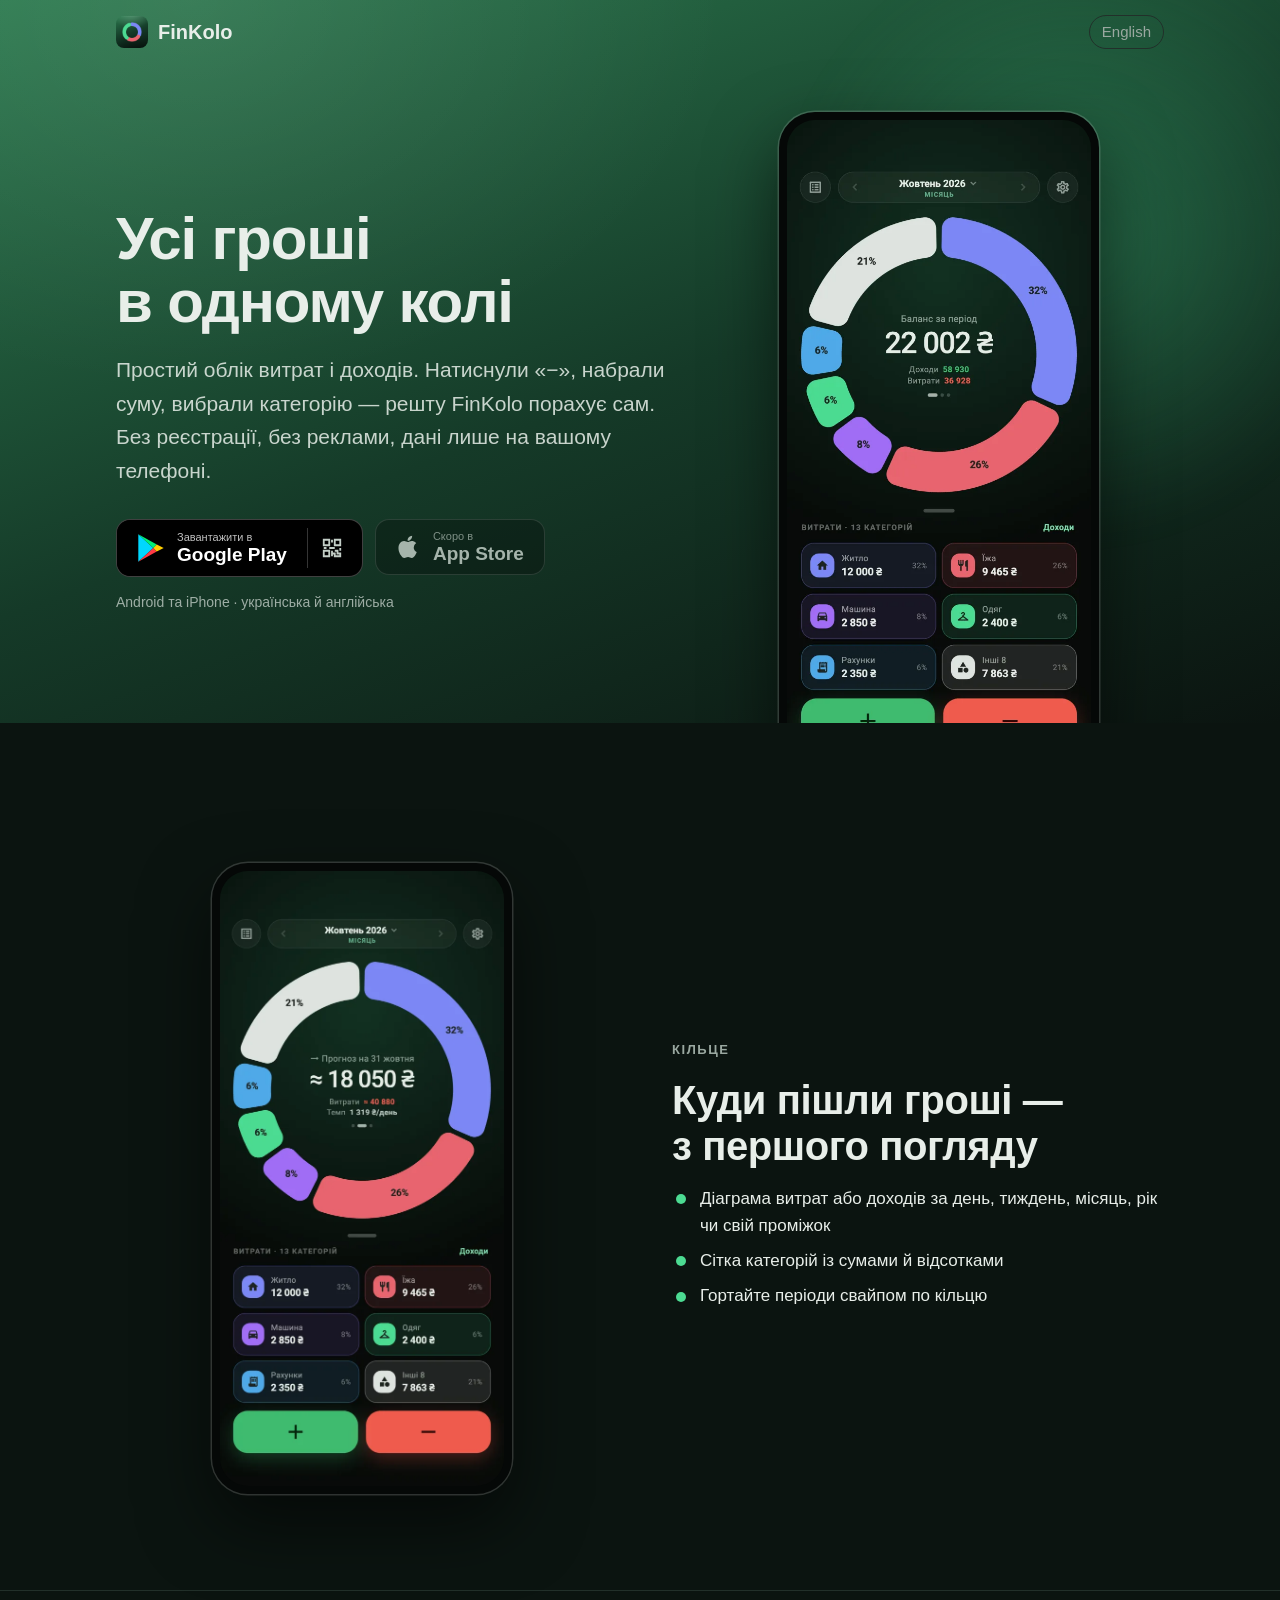
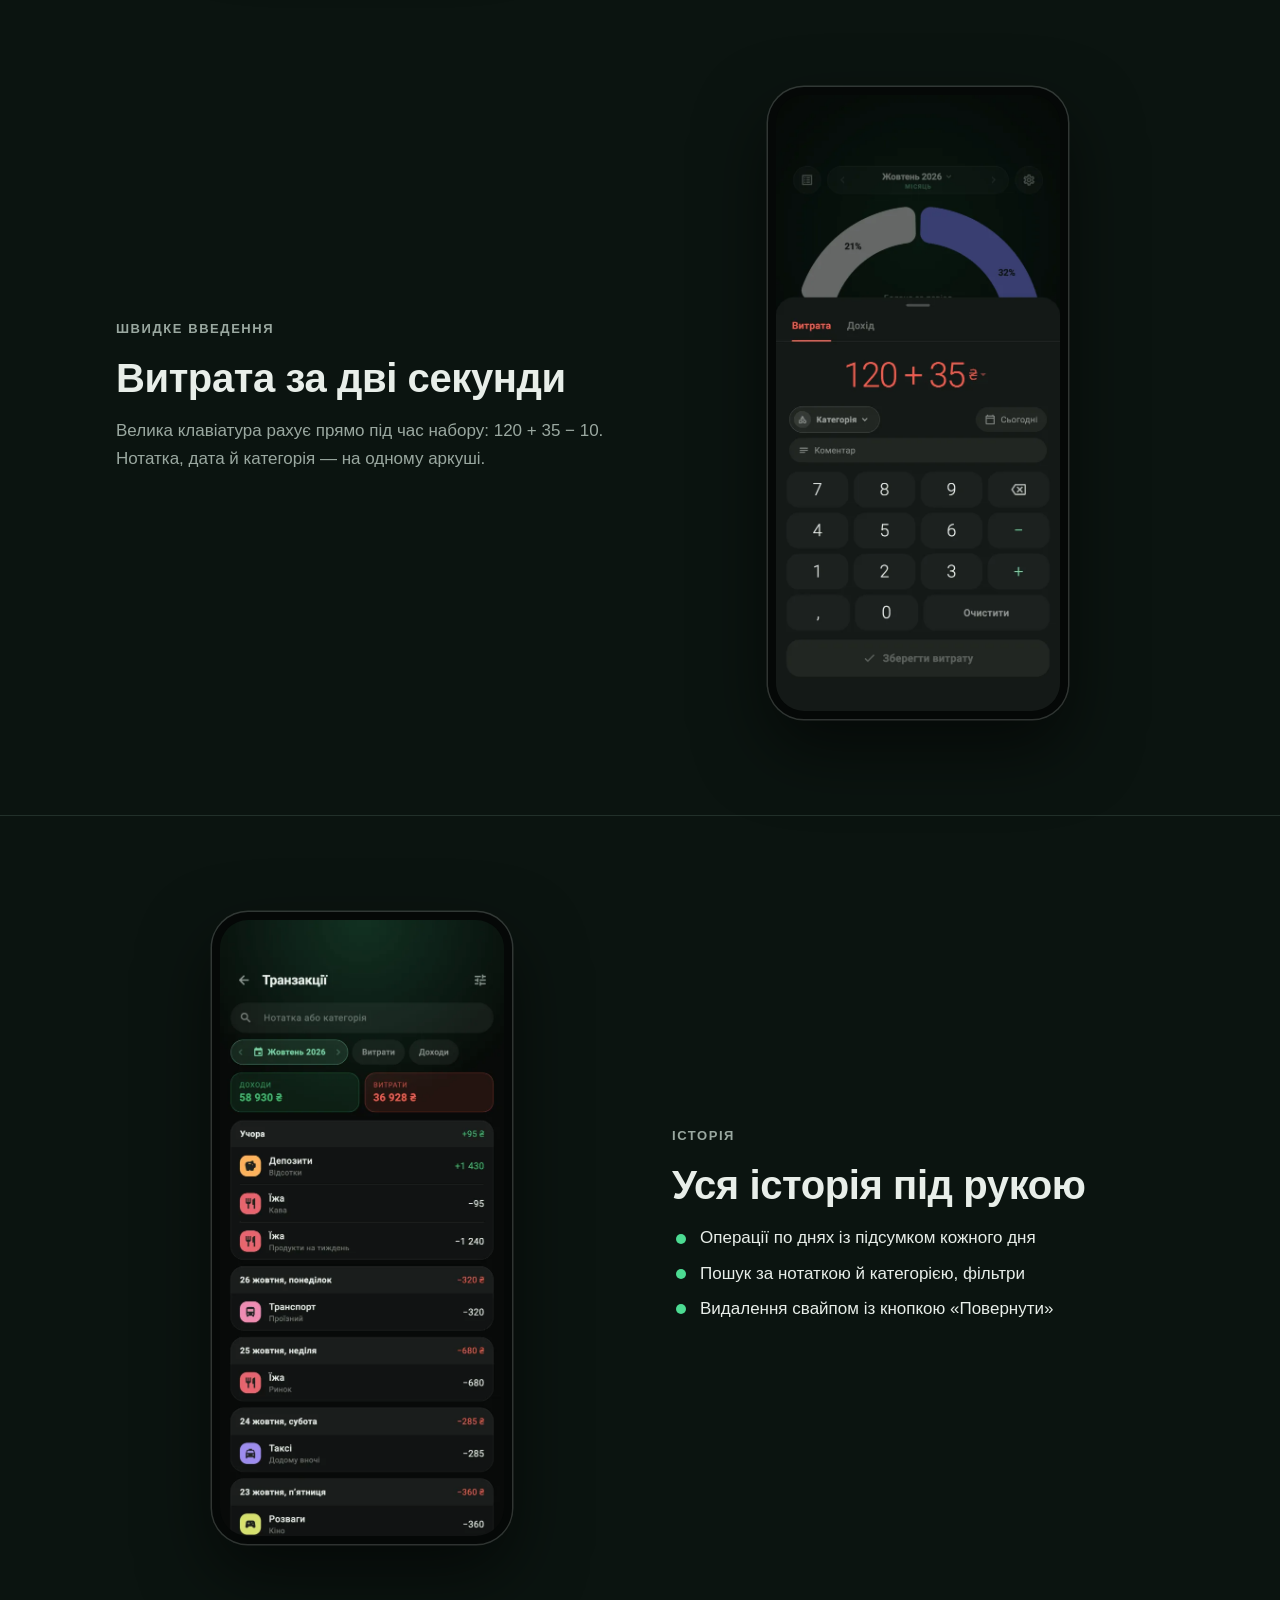
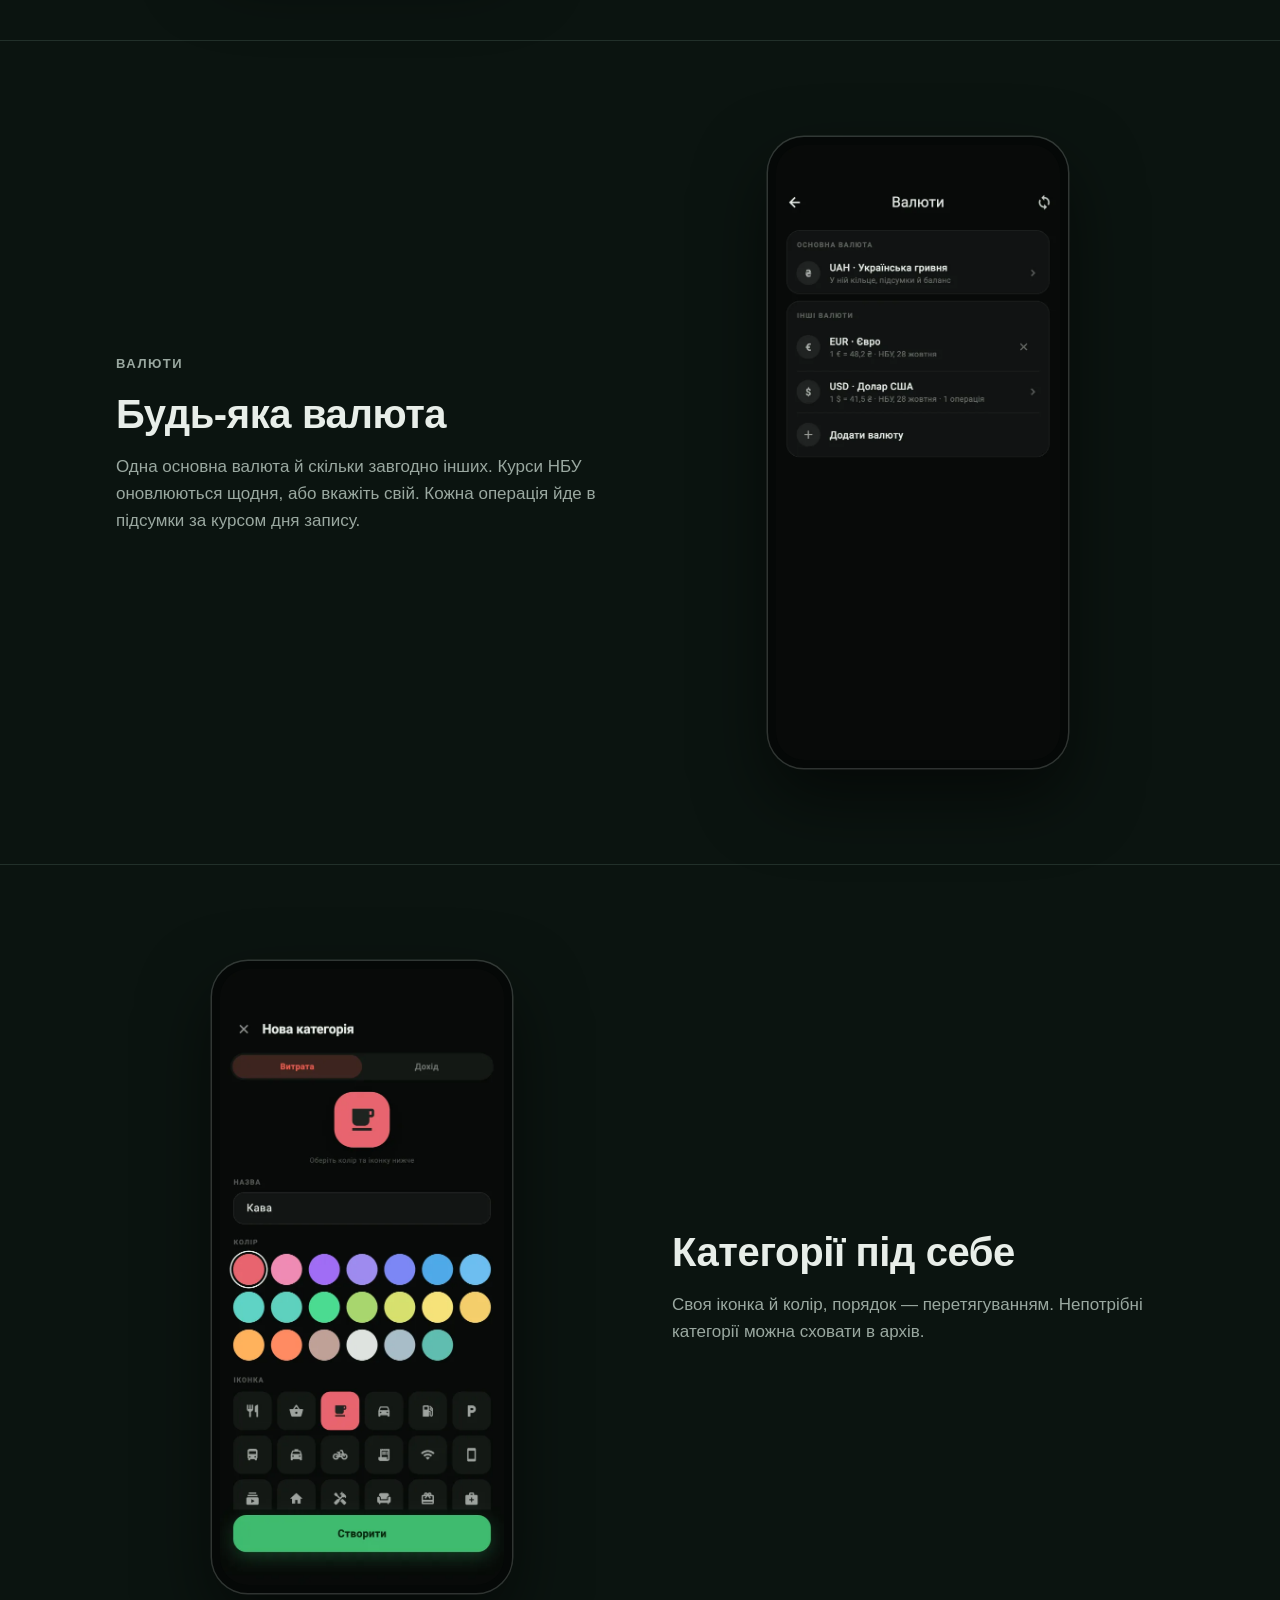
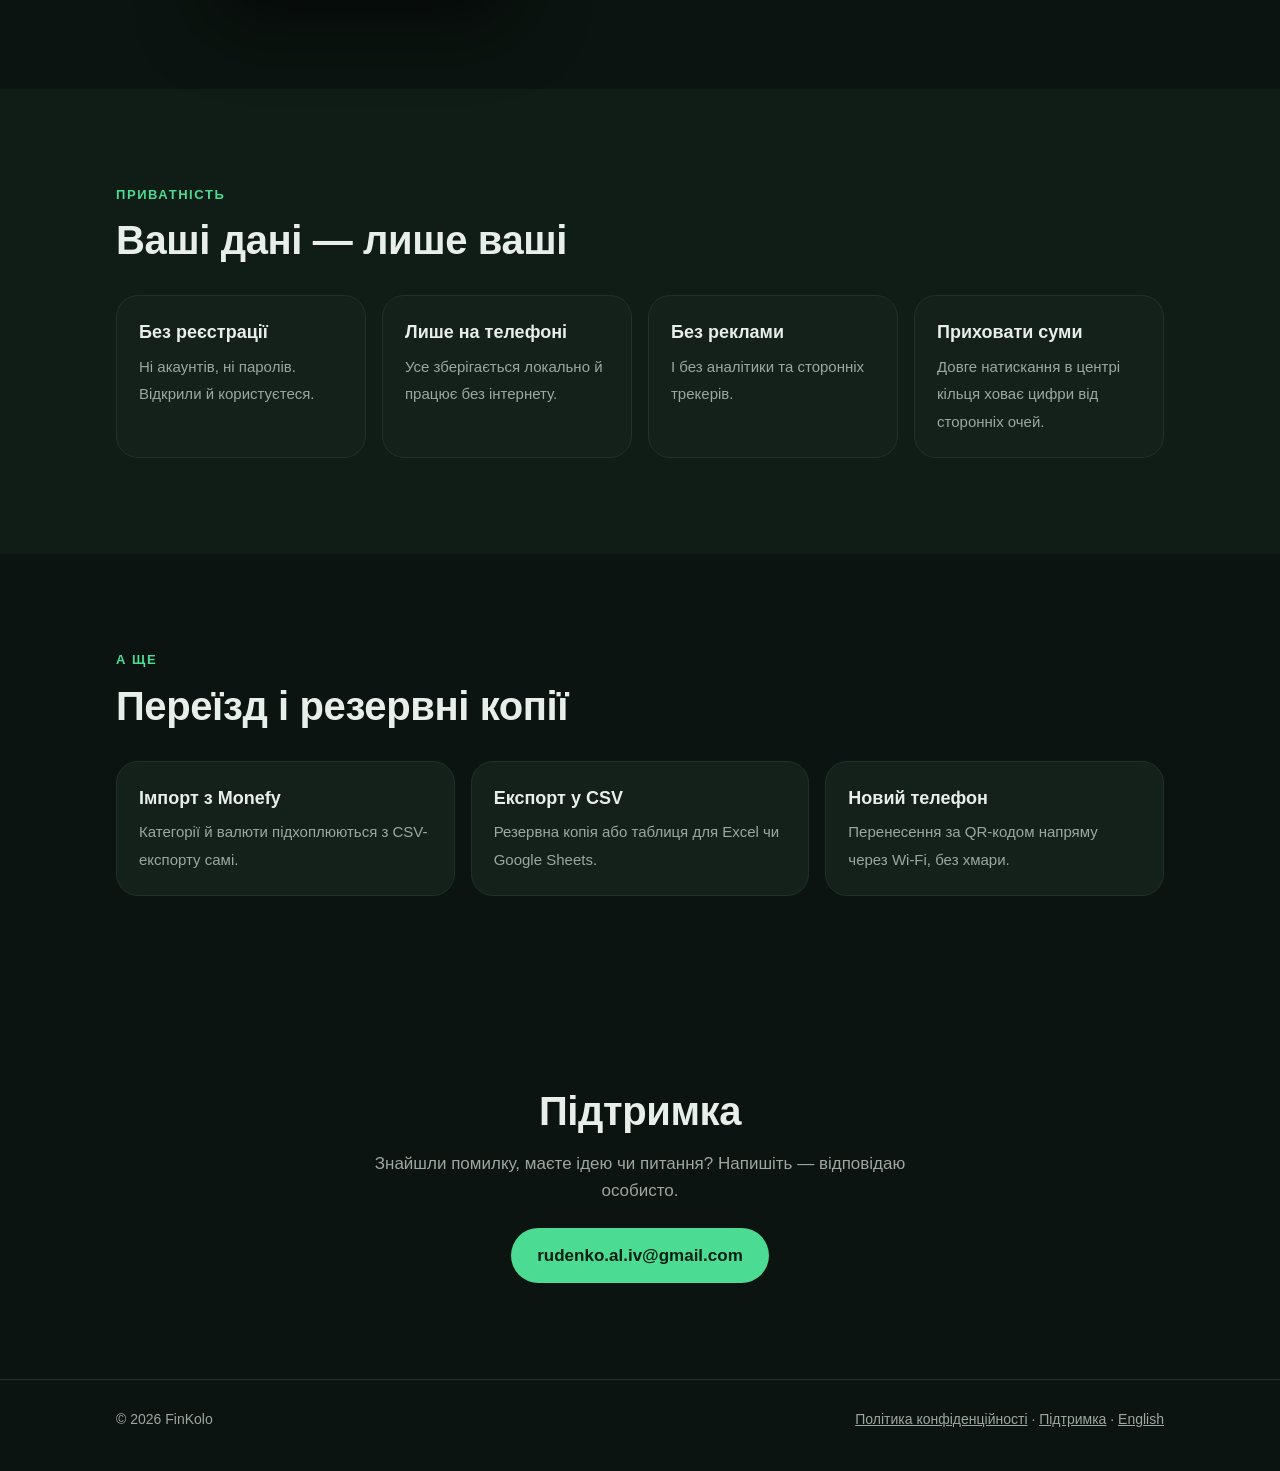
<file: index.html>
<!doctype html>
<html lang="uk">

<head>
  <meta charset="utf-8">
  <meta name="viewport" content="width=device-width, initial-scale=1">
  <title>FinKolo — облік витрат без реєстрації</title>
  <meta name="description"
    content="Усі гроші в одному колі. Простий облік витрат і доходів для Android та iOS: без реєстрації, без реклами, дані лише на вашому телефоні.">
  <meta name="theme-color" content="#153a28">
  <link rel="icon" href="assets/favicon.png">
  <link rel="apple-touch-icon" href="assets/icon.png">
  <link rel="alternate" hreflang="uk" href="./">
  <link rel="alternate" hreflang="en" href="en/">
  <meta property="og:type" content="website">
  <meta property="og:title" content="FinKolo — облік витрат">
  <meta property="og:description" content="Усі гроші в одному колі. Без реєстрації, дані лише на вашому телефоні.">
  <meta property="og:image" content="assets/og_uk.jpg">
  <meta name="twitter:card" content="summary_large_image">
  <link rel="stylesheet" href="assets/style.css">
  <script>document.documentElement.classList.add('js')</script>
  <script src="assets/site.js" defer></script>
</head>

<body>

  <header class="top">
    <div class="wrap">
      <a class="logo" href="./"><img src="assets/icon.png" alt="">FinKolo</a>
      <a class="lang" href="en/" hreflang="en" lang="en">English</a>
    </div>
  </header>

  <div class="hero">
    <div class="wrap">
      <div>
        <h1>Усі гроші в&nbsp;одному колі</h1>
        <p class="lead">Простий облік витрат і доходів. Натиснули «−», набрали суму, вибрали категорію — решту FinKolo
          порахує сам. Без реєстрації, без реклами, дані лише на вашому телефоні.</p>
        <div class="stores">
          <div class="play-group">
            <a class="store store-play" href="https://play.google.com/store/apps/details?id=com.st18apps.finkolo"><img src="assets/google-play.svg" width="28" height="30" alt=""><span><small>Завантажити в</small><b>Google Play</b></span></a>
            <button class="qr-trigger" type="button" popovertarget="google-play-qr" aria-label="Показати QR-код Google Play" title="Показати QR-код Google Play"><svg width="22" height="22" viewBox="0 0 24 24" fill="none" stroke="currentColor" stroke-width="2" aria-hidden="true" focusable="false"><path d="M3 3h6v6H3zM15 3h6v6h-6zM3 15h6v6H3z"/><path d="M15 15h3v3h3v3h-6v-3h-3v-3M21 12v3M12 3v3M3 12h3M9 12h6M12 21v-3"/></svg></button>
          </div>
          <span class="store store-apple" aria-disabled="true"><svg width="25" height="30" viewBox="0 0 24 24" fill="currentColor" aria-hidden="true" focusable="false"><path d="M17.05 12.54c.03 3.23 2.83 4.3 2.86 4.31-.02.08-.45 1.54-1.48 3.05-.9 1.3-1.83 2.6-3.3 2.63-1.44.03-1.9-.85-3.55-.85s-2.16.82-3.53.88c-1.42.05-2.5-1.42-3.4-2.72C2.8 17.17 1.4 12.3 3.3 9c.94-1.64 2.63-2.68 4.47-2.71 1.4-.03 2.72.94 3.57.94.85 0 2.45-1.16 4.13-.99.7.03 2.66.28 3.92 2.12-.1.06-2.34 1.36-2.32 4.18ZM14.34 4.48c.75-.9 1.26-2.15 1.12-3.4-1.08.04-2.4.72-3.17 1.62-.7.8-1.32 2.08-1.15 3.3 1.2.1 2.43-.61 3.2-1.52Z"/></svg><span><small>Скоро в</small><b>App Store</b></span></span>
        </div>
        <div class="qr-panel" id="google-play-qr" popover="auto" role="dialog" aria-labelledby="qr-title">
          <button class="qr-close" type="button" popovertarget="google-play-qr" popovertargetaction="hide" aria-label="Закрити">×</button>
            <strong id="qr-title">Завантажити FinKolo</strong>
            <img src="assets/google-play-qr.svg" width="240" height="240" alt="QR-код: Google Play — FinKolo">
            <p>Відскануйте камерою Android-телефона, щоб відкрити Google Play.</p>
            <a href="https://play.google.com/store/apps/details?id=com.st18apps.finkolo">Google Play</a>

        </div>
        <p class="note">Android та iPhone · українська й англійська</p>
      </div>
      <div class="phone"><img src="assets/shots/uk/01_home.webp" width="600" height="1301"
          alt="Головний екран: кільце витрат за жовтень і сітка категорій"></div>
    </div>
  </div>

  <section class="feature">
    <div class="wrap">
      <div class="text">
        <p class="eyebrow">Кільце</p>
        <h2>Куди пішли гроші — з першого погляду</h2>
        <ul class="ticks">
          <li>Діаграма витрат або доходів за день, тиждень, місяць, рік чи свій проміжок</li>
          <li>Сітка категорій із сумами й відсотками</li>
          <li>Гортайте періоди свайпом по кільцю</li>
        </ul>
      </div>
      <div class="phone"><img src="assets/shots/uk/03_forecast.webp" width="600" height="1301"
          alt="Прогноз балансу до кінця місяця в центрі кільця" loading="lazy"></div>
    </div>
  </section>

  <section class="feature">
    <div class="wrap">
      <div class="text">
        <p class="eyebrow">Швидке введення</p>
        <h2>Витрата за дві секунди</h2>
        <p>Велика клавіатура рахує прямо під час набору: 120 + 35 − 10. Нотатка, дата й категорія — на одному аркуші.
        </p>
      </div>
      <div class="phone"><img src="assets/shots/uk/02_entry.webp" width="600" height="1301"
          alt="Екран введення суми з калькулятором" loading="lazy"></div>
    </div>
  </section>

  <section class="feature">
    <div class="wrap">
      <div class="text">
        <p class="eyebrow">Історія</p>
        <h2>Уся історія під рукою</h2>
        <ul class="ticks">
          <li>Операції по днях із підсумком кожного дня</li>
          <li>Пошук за нотаткою й категорією, фільтри</li>
          <li>Видалення свайпом із кнопкою «Повернути»</li>
        </ul>
      </div>
      <div class="phone"><img src="assets/shots/uk/04_transactions.webp" width="600" height="1301"
          alt="Список операцій, згрупованих по днях" loading="lazy"></div>
    </div>
  </section>

  <section class="feature">
    <div class="wrap">
      <div class="text">
        <p class="eyebrow">Валюти</p>
        <h2>Будь-яка валюта</h2>
        <p>Одна основна валюта й скільки завгодно інших. Курси НБУ оновлюються щодня, або вкажіть свій. Кожна операція
          йде в підсумки за курсом дня запису.</p>
      </div>
      <div class="phone"><img src="assets/shots/uk/06_currencies.webp" width="600" height="1301"
          alt="Список валют із курсами НБУ" loading="lazy"></div>
    </div>
  </section>

  <section class="feature">
    <div class="wrap">
      <div class="text">
        <p class="eyebrow">Категорії</p>
        <h2>Категорії під себе</h2>
        <p>Своя іконка й колір, порядок — перетягуванням. Непотрібні категорії можна сховати в архів.</p>
      </div>
      <div class="phone"><img src="assets/shots/uk/07_category_edit.webp" width="600" height="1301"
          alt="Редагування категорії: іконка й колір" loading="lazy"></div>
    </div>
  </section>

  <section class="privacy">
    <div class="wrap">
      <p class="eyebrow">Приватність</p>
      <h2>Ваші дані — лише ваші</h2>
      <div class="cards">
        <div class="card"><b>Без реєстрації</b><span>Ні акаунтів, ні паролів. Відкрили й користуєтеся.</span></div>
        <div class="card"><b>Лише на телефоні</b><span>Усе зберігається локально й працює без інтернету.</span></div>
        <div class="card"><b>Без реклами</b><span>І без аналітики та сторонніх трекерів.</span></div>
        <div class="card"><b>Приховати суми</b><span>Довге натискання в центрі кільця ховає цифри від сторонніх
            очей.</span></div>
      </div>
    </div>
  </section>

  <section class="more">
    <div class="wrap">
      <p class="eyebrow">А ще</p>
      <h2>Переїзд і резервні копії</h2>
      <div class="cards">
        <div class="card"><b>Імпорт з Monefy</b><span>Категорії й валюти підхоплюються з CSV-експорту самі.</span></div>
        <div class="card"><b>Експорт у CSV</b><span>Резервна копія або таблиця для Excel чи Google Sheets.</span></div>
        <div class="card"><b>Новий телефон</b><span>Перенесення за QR-кодом напряму через Wi‑Fi, без хмари.</span></div>
      </div>
    </div>
  </section>

  <section class="support" id="support">
    <div class="wrap">
      <h2>Підтримка</h2>
      <p>Знайшли помилку, маєте ідею чи питання? Напишіть — відповідаю особисто.</p>
      <a class="btn" href="mailto:rudenko.al.iv@gmail.com">rudenko.al.iv@gmail.com</a>
    </div>
  </section>

  <footer>
    <div class="wrap">
      <span>© 2026 FinKolo</span>
      <span><a href="privacy/">Політика конфіденційності</a> · <a href="#support">Підтримка</a> · <a href="en/"
          hreflang="en" lang="en">English</a></span>
    </div>
  </footer>

</body>

</html>
</file>
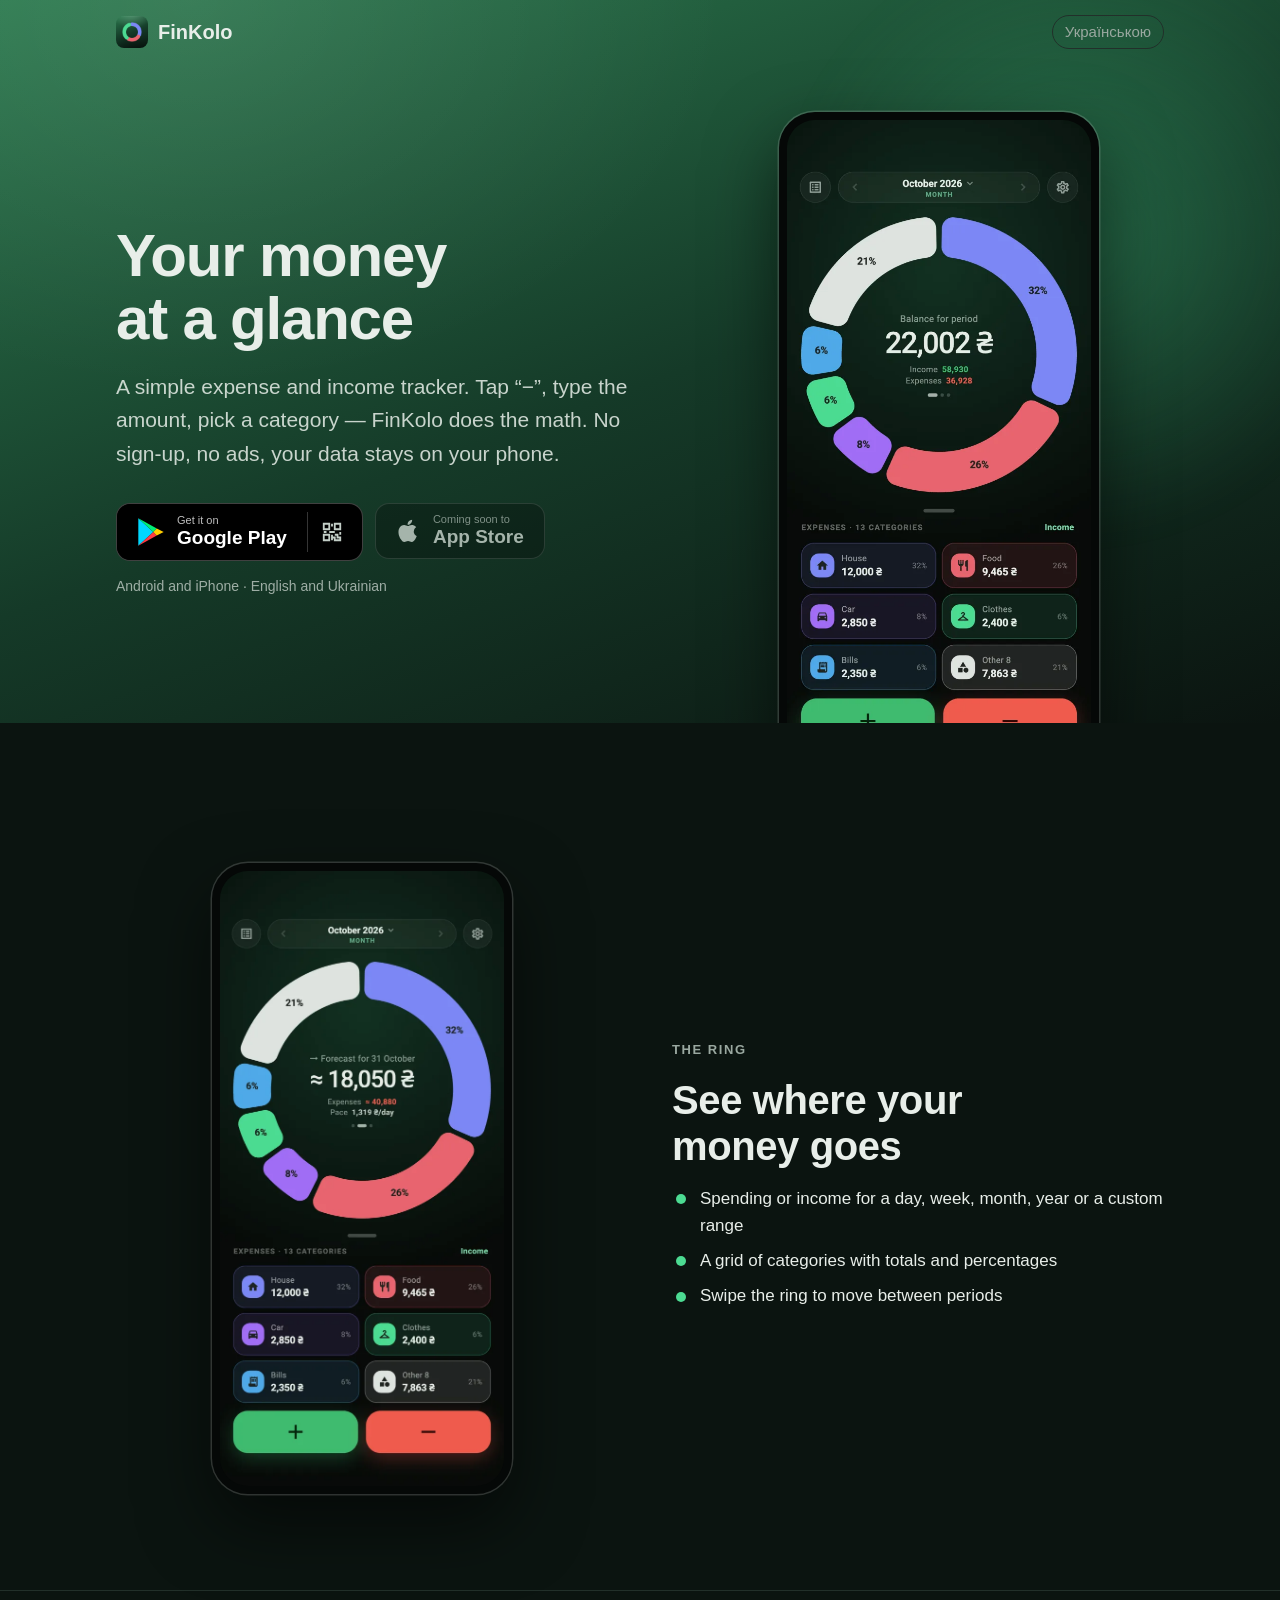
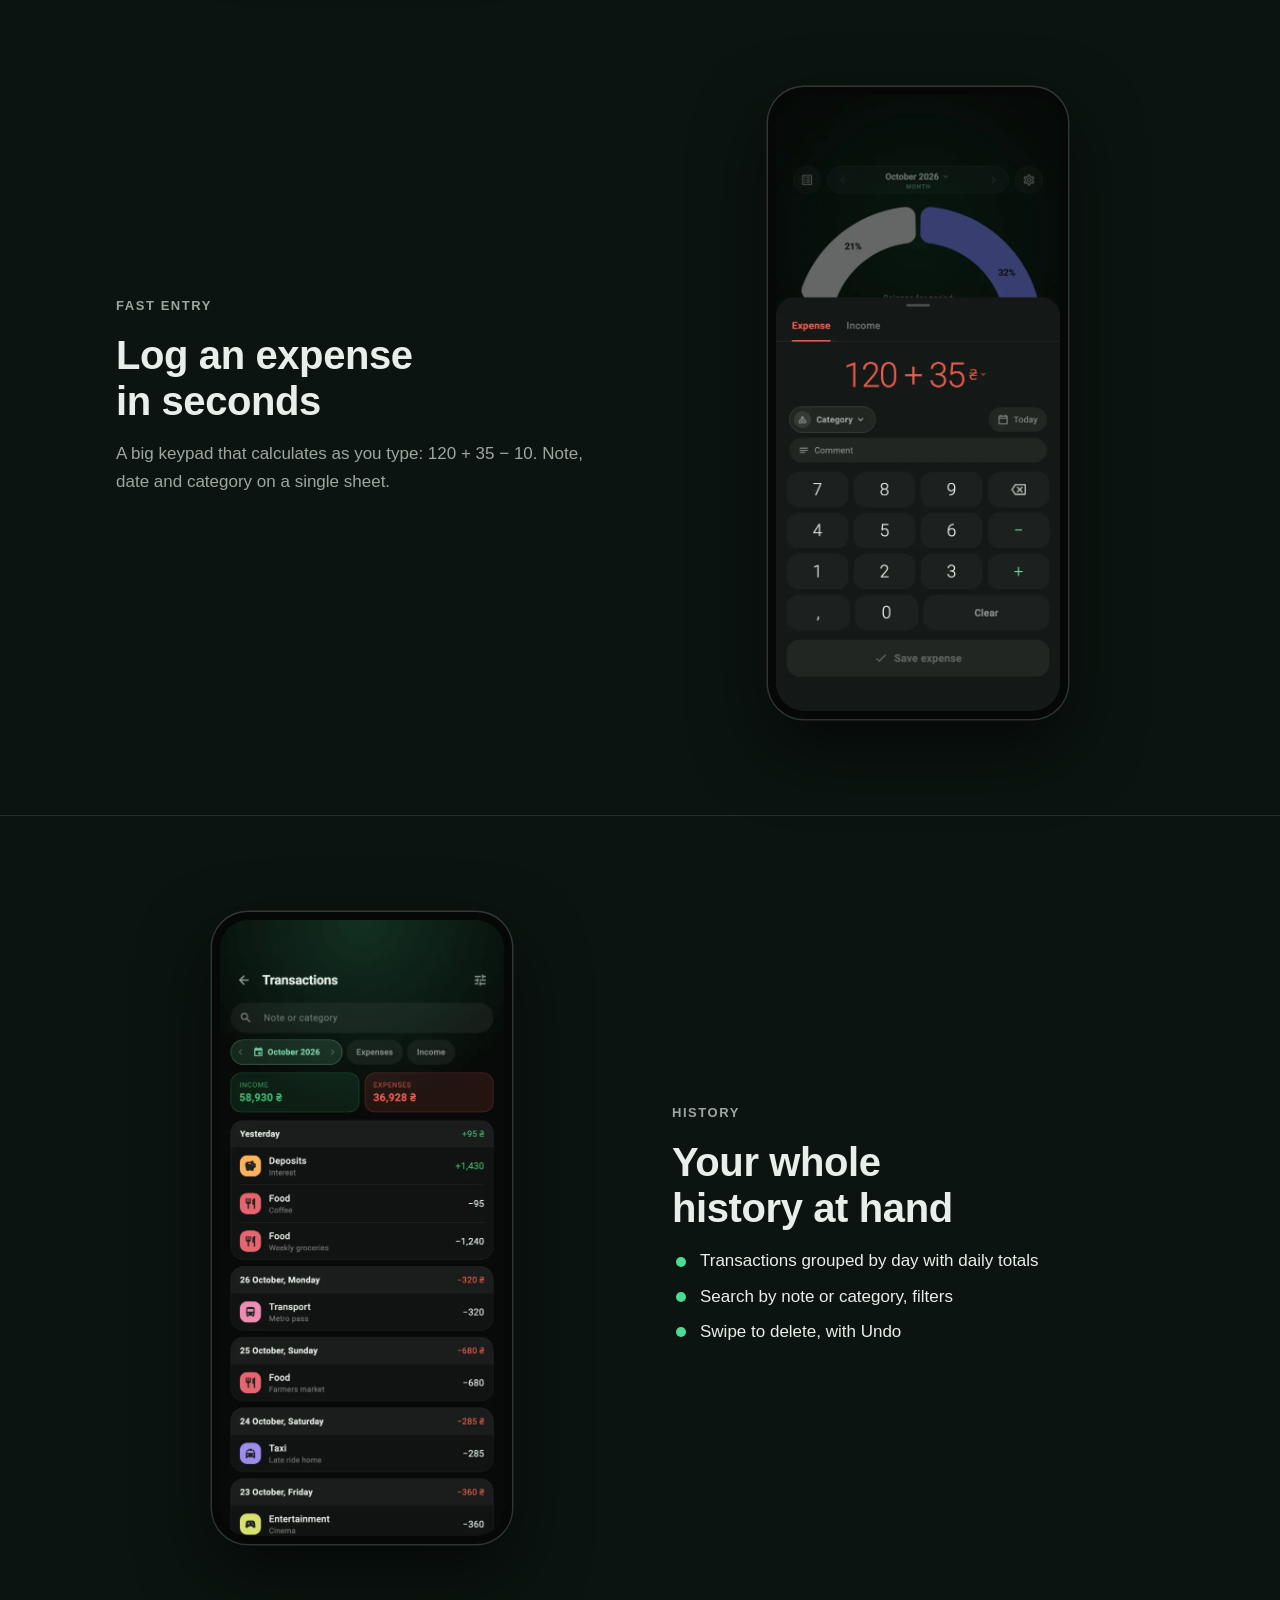
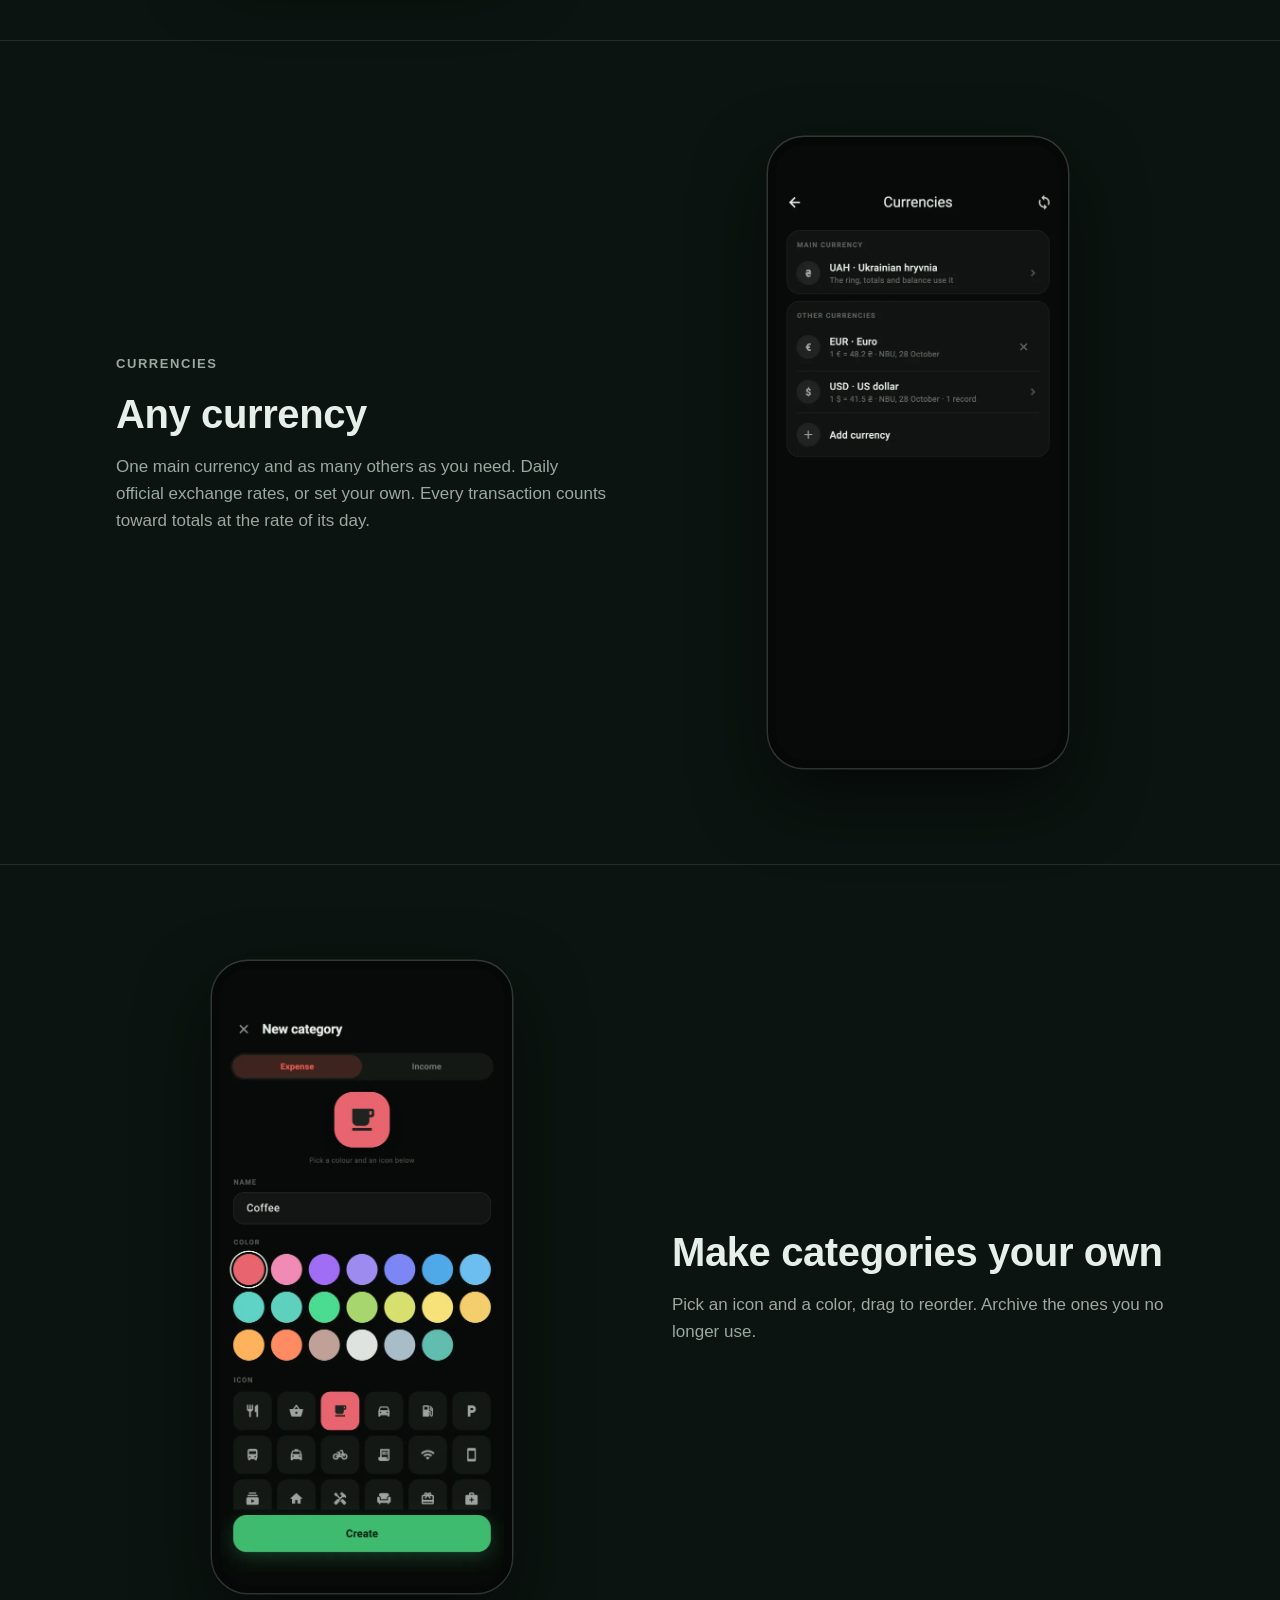
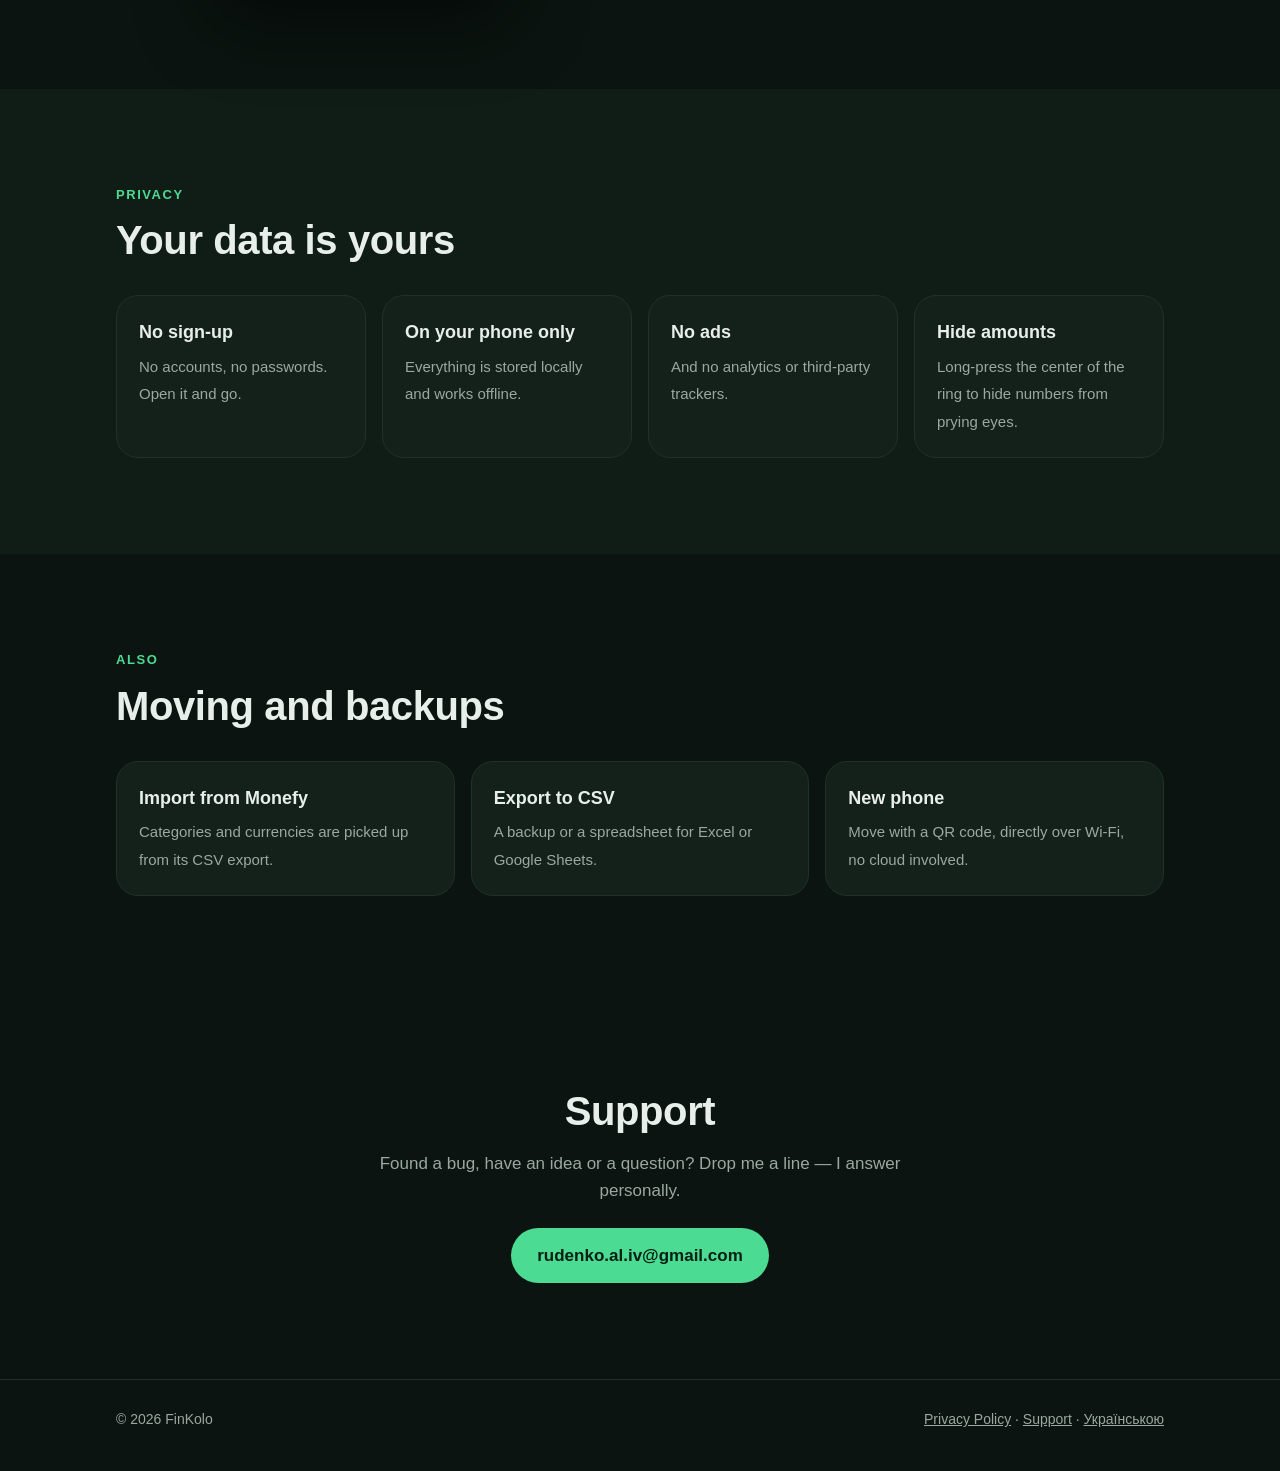
<file: en/index.html>
<!doctype html>
<html lang="en">

<head>
  <meta charset="utf-8">
  <meta name="viewport" content="width=device-width, initial-scale=1">
  <title>FinKolo — expense tracker, no sign-up</title>
  <meta name="description"
    content="Your money at a glance. A simple expense and income tracker for Android and iOS: no sign-up, no ads, your data stays on your phone.">
  <meta name="theme-color" content="#153a28">
  <link rel="icon" href="../assets/favicon.png">
  <link rel="apple-touch-icon" href="../assets/icon.png">
  <link rel="alternate" hreflang="uk" href="../">
  <link rel="alternate" hreflang="en" href="./">
  <meta property="og:type" content="website">
  <meta property="og:title" content="FinKolo — Expense Tracker">
  <meta property="og:description" content="Your money at a glance. No sign-up, your data stays on your phone.">
  <meta property="og:image" content="../assets/og_en.jpg">
  <meta name="twitter:card" content="summary_large_image">
  <link rel="stylesheet" href="../assets/style.css">
  <script>document.documentElement.classList.add('js')</script>
  <script src="../assets/site.js" defer></script>
</head>

<body>

  <header class="top">
    <div class="wrap">
      <a class="logo" href="./"><img src="../assets/icon.png" alt="">FinKolo</a>
      <a class="lang" href="../" hreflang="uk" lang="uk">Українською</a>
    </div>
  </header>

  <div class="hero">
    <div class="wrap">
      <div>
        <h1>Your money at&nbsp;a&nbsp;glance</h1>
        <p class="lead">A simple expense and income tracker. Tap “−”, type the amount, pick a category — FinKolo does
          the math. No sign-up, no ads, your data stays on your phone.</p>
        <div class="stores">
          <div class="play-group">
            <a class="store store-play" href="https://play.google.com/store/apps/details?id=com.st18apps.finkolo"><img src="../assets/google-play.svg" width="28" height="30" alt=""><span><small>Get it on</small><b>Google Play</b></span></a>
            <button class="qr-trigger" type="button" popovertarget="google-play-qr" aria-label="Show Google Play QR code" title="Show Google Play QR code"><svg width="22" height="22" viewBox="0 0 24 24" fill="none" stroke="currentColor" stroke-width="2" aria-hidden="true" focusable="false"><path d="M3 3h6v6H3zM15 3h6v6h-6zM3 15h6v6H3z"/><path d="M15 15h3v3h3v3h-6v-3h-3v-3M21 12v3M12 3v3M3 12h3M9 12h6M12 21v-3"/></svg></button>
          </div>
          <span class="store store-apple" aria-disabled="true"><svg width="25" height="30" viewBox="0 0 24 24" fill="currentColor" aria-hidden="true" focusable="false"><path d="M17.05 12.54c.03 3.23 2.83 4.3 2.86 4.31-.02.08-.45 1.54-1.48 3.05-.9 1.3-1.83 2.6-3.3 2.63-1.44.03-1.9-.85-3.55-.85s-2.16.82-3.53.88c-1.42.05-2.5-1.42-3.4-2.72C2.8 17.17 1.4 12.3 3.3 9c.94-1.64 2.63-2.68 4.47-2.71 1.4-.03 2.72.94 3.57.94.85 0 2.45-1.16 4.13-.99.7.03 2.66.28 3.92 2.12-.1.06-2.34 1.36-2.32 4.18ZM14.34 4.48c.75-.9 1.26-2.15 1.12-3.4-1.08.04-2.4.72-3.17 1.62-.7.8-1.32 2.08-1.15 3.3 1.2.1 2.43-.61 3.2-1.52Z"/></svg><span><small>Coming soon to</small><b>App Store</b></span></span>
        </div>
        <div class="qr-panel" id="google-play-qr" popover="auto" role="dialog" aria-labelledby="qr-title">
          <button class="qr-close" type="button" popovertarget="google-play-qr" popovertargetaction="hide" aria-label="Close">×</button>
            <strong id="qr-title">Download FinKolo</strong>
            <img src="../assets/google-play-qr.svg" width="240" height="240" alt="QR code: Google Play — FinKolo">
            <p>Scan with your Android phone camera to open Google Play.</p>
            <a href="https://play.google.com/store/apps/details?id=com.st18apps.finkolo">Google Play</a>

        </div>
        <p class="note">Android and iPhone · English and Ukrainian</p>
      </div>
      <div class="phone"><img src="../assets/shots/en/01_home.webp" width="600" height="1301"
          alt="Home screen: a spending ring for October and a grid of categories"></div>
    </div>
  </div>

  <section class="feature">
    <div class="wrap">
      <div class="text">
        <p class="eyebrow">The ring</p>
        <h2>See where your money goes</h2>
        <ul class="ticks">
          <li>Spending or income for a day, week, month, year or a custom range</li>
          <li>A grid of categories with totals and percentages</li>
          <li>Swipe the ring to move between periods</li>
        </ul>
      </div>
      <div class="phone"><img src="../assets/shots/en/03_forecast.webp" width="600" height="1301"
          alt="Month-end balance forecast in the middle of the ring" loading="lazy"></div>
    </div>
  </section>

  <section class="feature">
    <div class="wrap">
      <div class="text">
        <p class="eyebrow">Fast entry</p>
        <h2>Log an expense in seconds</h2>
        <p>A big keypad that calculates as you type: 120 + 35 − 10. Note, date and category on a single sheet.</p>
      </div>
      <div class="phone"><img src="../assets/shots/en/02_entry.webp" width="600" height="1301"
          alt="Amount entry screen with a built-in calculator" loading="lazy"></div>
    </div>
  </section>

  <section class="feature">
    <div class="wrap">
      <div class="text">
        <p class="eyebrow">History</p>
        <h2>Your whole history at hand</h2>
        <ul class="ticks">
          <li>Transactions grouped by day with daily totals</li>
          <li>Search by note or category, filters</li>
          <li>Swipe to delete, with Undo</li>
        </ul>
      </div>
      <div class="phone"><img src="../assets/shots/en/04_transactions.webp" width="600" height="1301"
          alt="Transaction list grouped by day" loading="lazy"></div>
    </div>
  </section>

  <section class="feature">
    <div class="wrap">
      <div class="text">
        <p class="eyebrow">Currencies</p>
        <h2>Any currency</h2>
        <p>One main currency and as many others as you need. Daily official exchange rates, or set your own. Every
          transaction counts toward totals at the rate of its day.</p>
      </div>
      <div class="phone"><img src="../assets/shots/en/06_currencies.webp" width="600" height="1301"
          alt="Currency list with exchange rates" loading="lazy"></div>
    </div>
  </section>

  <section class="feature">
    <div class="wrap">
      <div class="text">
        <p class="eyebrow">Categories</p>
        <h2>Make categories your own</h2>
        <p>Pick an icon and a color, drag to reorder. Archive the ones you no longer use.</p>
      </div>
      <div class="phone"><img src="../assets/shots/en/07_category_edit.webp" width="600" height="1301"
          alt="Editing a category: icon and color" loading="lazy"></div>
    </div>
  </section>

  <section class="privacy">
    <div class="wrap">
      <p class="eyebrow">Privacy</p>
      <h2>Your data is yours</h2>
      <div class="cards">
        <div class="card"><b>No sign-up</b><span>No accounts, no passwords. Open it and go.</span></div>
        <div class="card"><b>On your phone only</b><span>Everything is stored locally and works offline.</span></div>
        <div class="card"><b>No ads</b><span>And no analytics or third-party trackers.</span></div>
        <div class="card"><b>Hide amounts</b><span>Long-press the center of the ring to hide numbers from prying
            eyes.</span></div>
      </div>
    </div>
  </section>

  <section class="more">
    <div class="wrap">
      <p class="eyebrow">Also</p>
      <h2>Moving and backups</h2>
      <div class="cards">
        <div class="card"><b>Import from Monefy</b><span>Categories and currencies are picked up from its CSV
            export.</span></div>
        <div class="card"><b>Export to CSV</b><span>A backup or a spreadsheet for Excel or Google Sheets.</span></div>
        <div class="card"><b>New phone</b><span>Move with a QR code, directly over Wi‑Fi, no cloud involved.</span>
        </div>
      </div>
    </div>
  </section>

  <section class="support" id="support">
    <div class="wrap">
      <h2>Support</h2>
      <p>Found a bug, have an idea or a question? Drop me a line — I answer personally.</p>
      <a class="btn" href="mailto:rudenko.al.iv@gmail.com">rudenko.al.iv@gmail.com</a>
    </div>
  </section>

  <footer>
    <div class="wrap">
      <span>© 2026 FinKolo</span>
      <span><a href="../privacy/#en">Privacy Policy</a> · <a href="#support">Support</a> · <a href="../" hreflang="uk"
          lang="uk">Українською</a></span>
    </div>
  </footer>

</body>

</html>
</file>
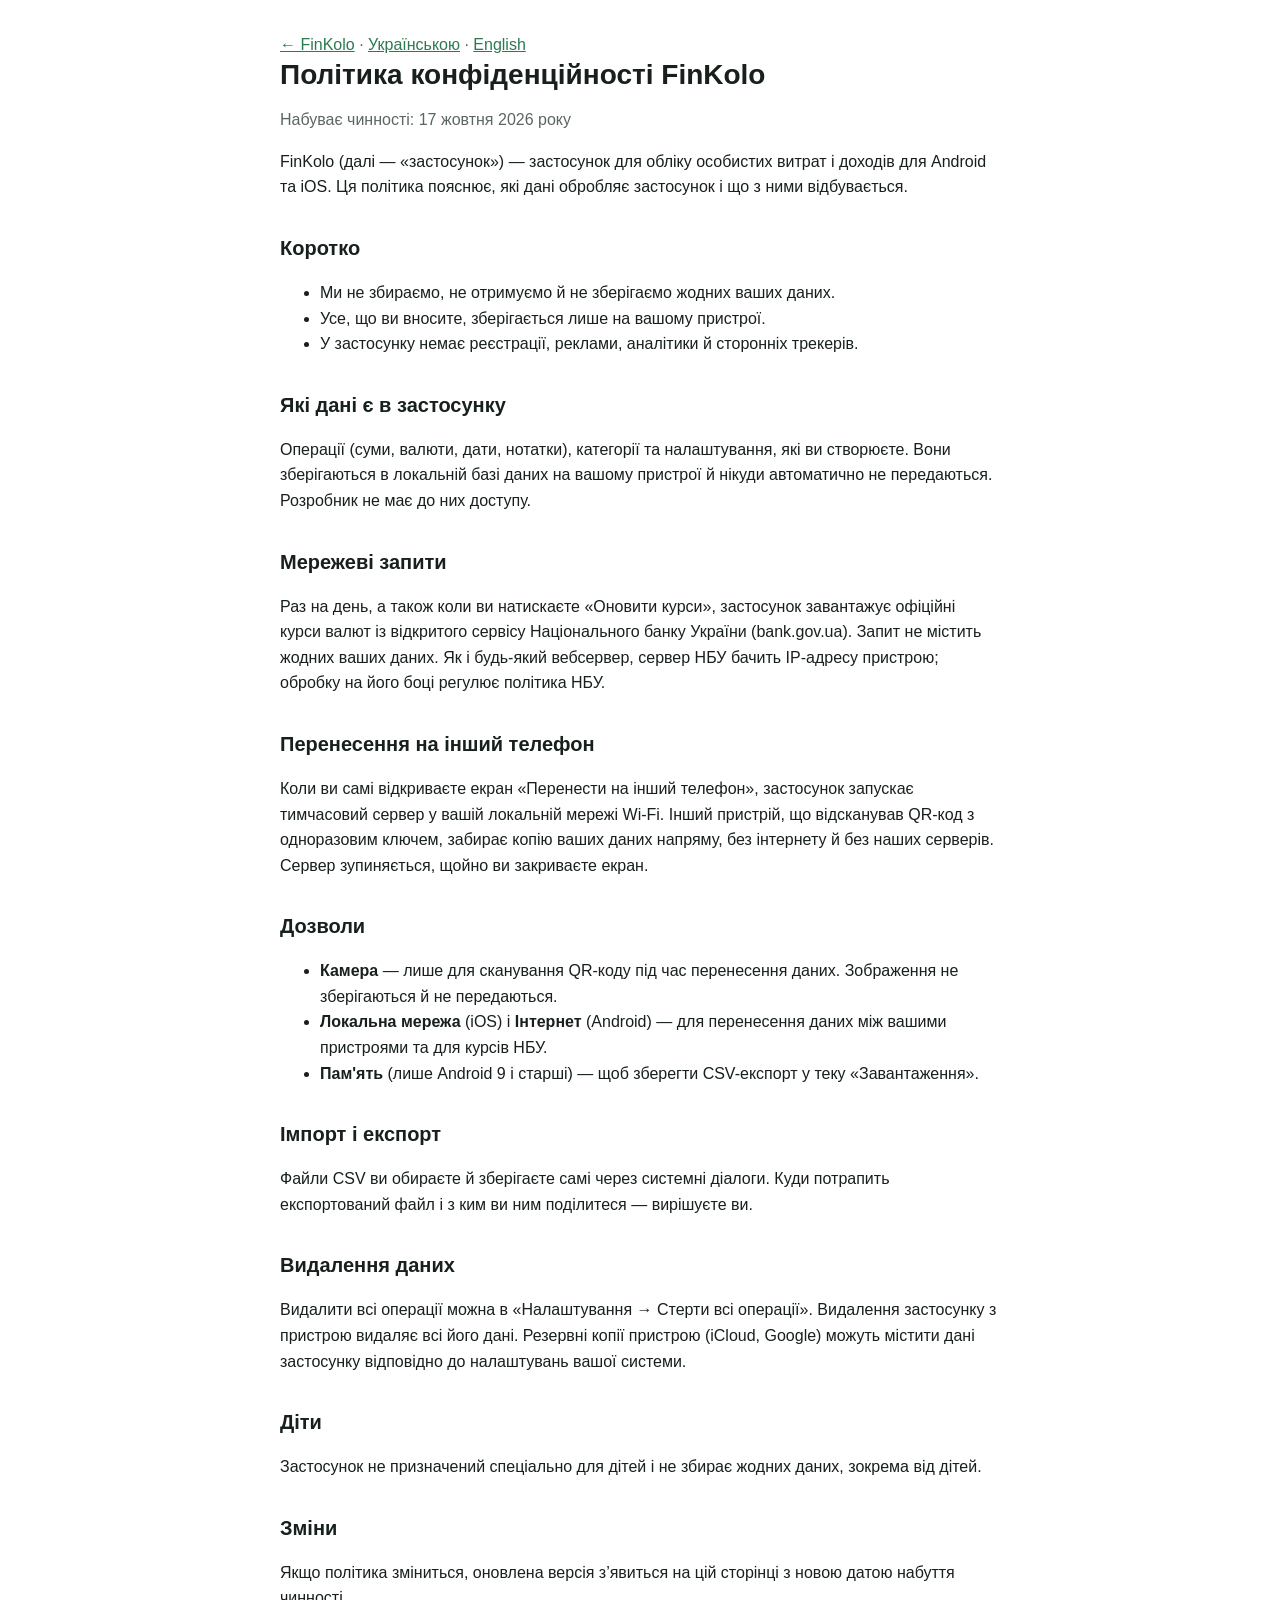
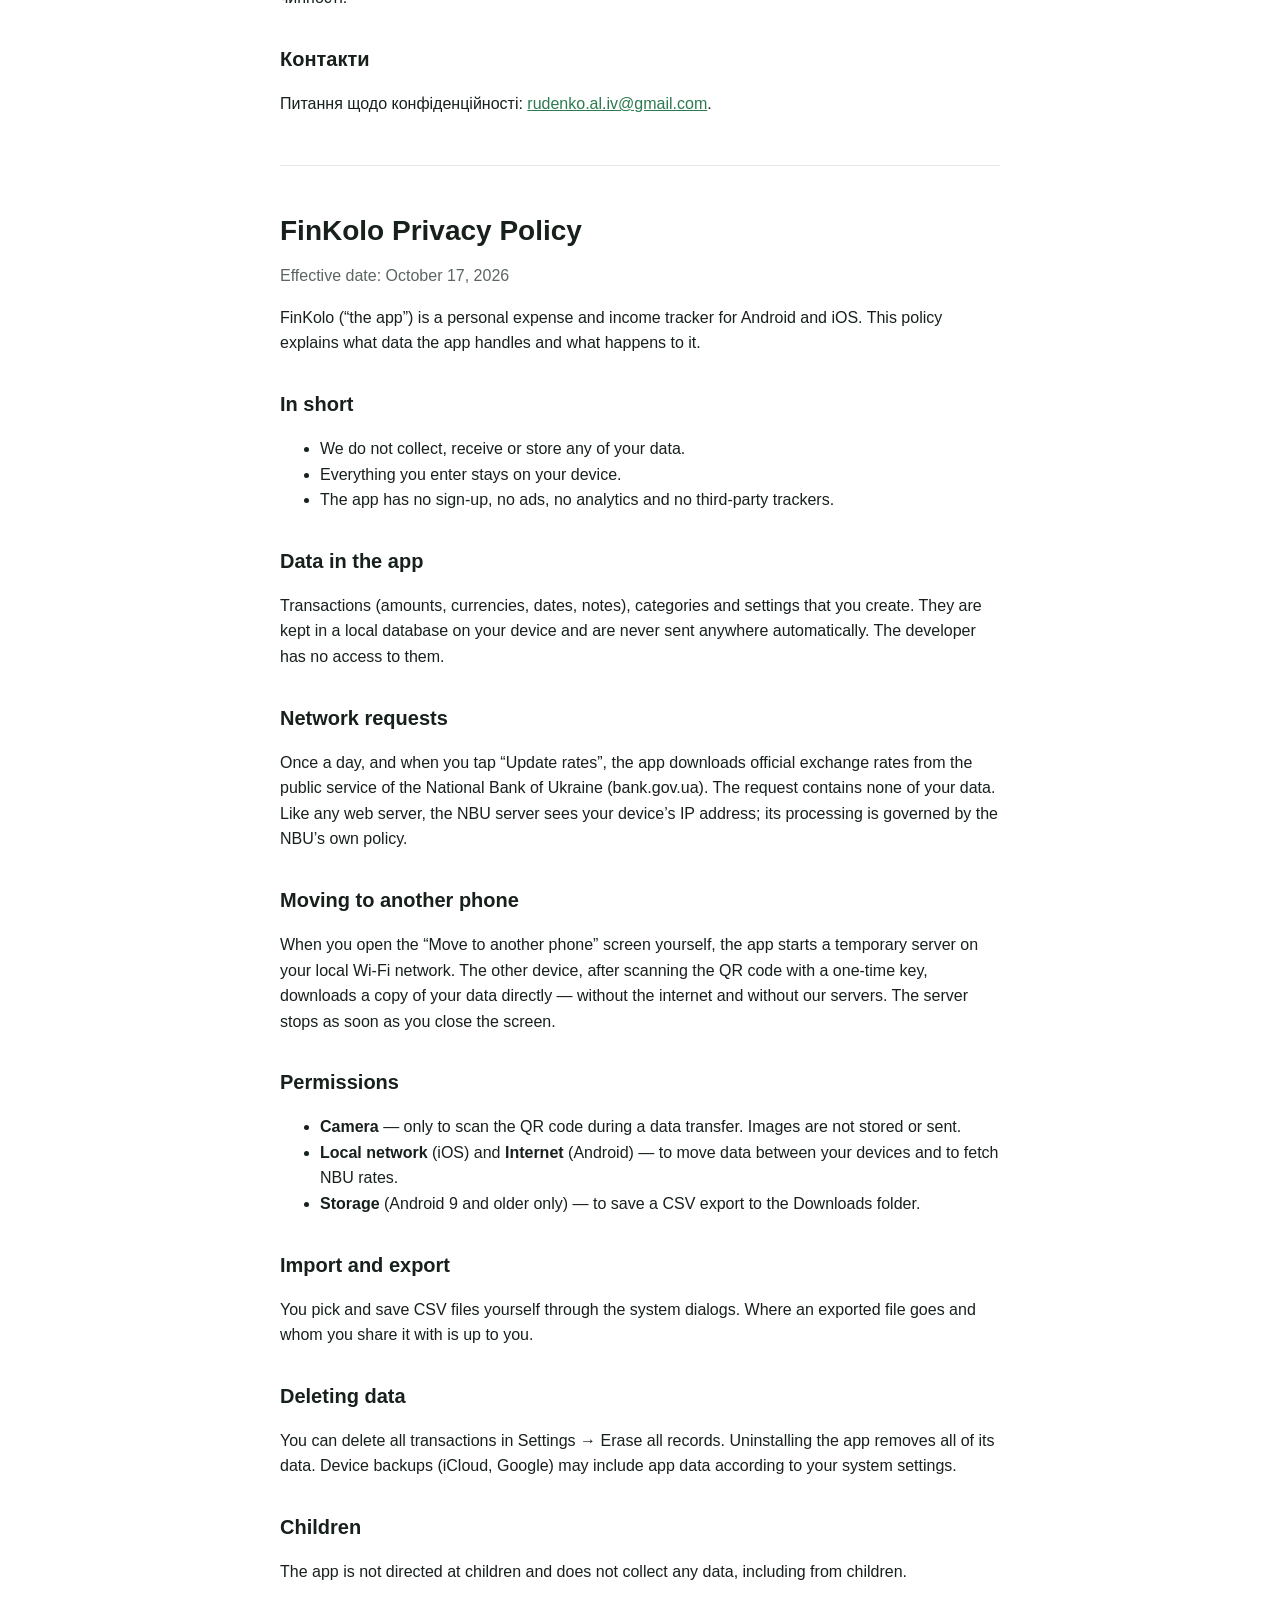
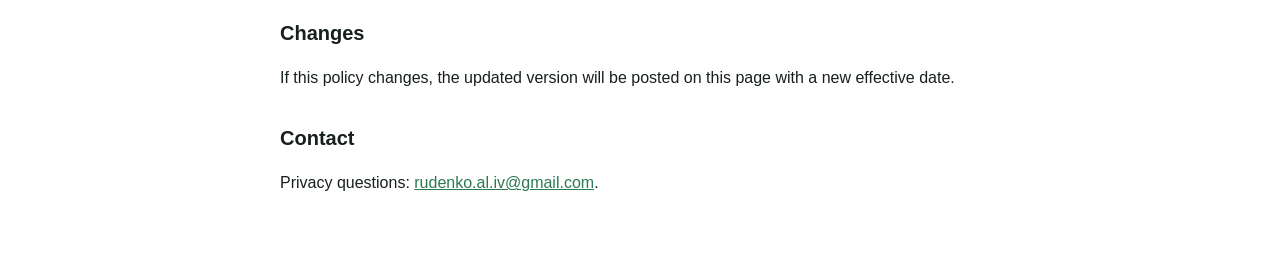
<file: privacy/index.html>
<!doctype html>
<html lang="uk">

<head>
  <meta charset="utf-8">
  <meta name="viewport" content="width=device-width, initial-scale=1">
  <link rel="icon" href="../assets/favicon.png">
  <title>FinKolo — Політика конфіденційності / Privacy Policy</title>
  <style>
    :root {
      --bg: #ffffff;
      --fg: #17201b;
      --muted: #5b6660;
      --accent: #2C7A4F;
      --line: #e3e8e5;
    }

    @media (prefers-color-scheme: dark) {
      :root {
        --bg: #0E1512;
        --fg: #e8eee9;
        --muted: #9aa8a0;
        --accent: #4CDB92;
        --line: #24302a;
      }
    }

    body {
      margin: 0;
      background: var(--bg);
      color: var(--fg);
      font: 16px/1.6 -apple-system, BlinkMacSystemFont, "Segoe UI", Roboto, sans-serif;
    }

    main {
      max-width: 720px;
      margin: 0 auto;
      padding: 32px 16px 64px;
    }

    h1 {
      font-size: 28px;
      line-height: 1.2;
      margin: 0 0 4px;
    }

    h2 {
      font-size: 20px;
      margin: 32px 0 8px;
    }

    p,
    li {
      color: var(--fg);
    }

    .muted {
      color: var(--muted);
    }

    nav a,
    a {
      color: var(--accent);
    }

    hr {
      border: 0;
      border-top: 1px solid var(--line);
      margin: 48px 0;
    }
  </style>
</head>

<body>
  <main>

    <nav class="muted"><a href="../">← FinKolo</a> · <a href="#uk">Українською</a> · <a href="#en">English</a></nav>

    <section id="uk" lang="uk">
      <h1>Політика конфіденційності FinKolo</h1>
      <p class="muted">Набуває чинності: 17 жовтня 2026 року</p>

      <p>FinKolo (далі — «застосунок») — застосунок для обліку особистих витрат і доходів для Android та iOS. Ця
        політика пояснює, які дані обробляє застосунок і що з ними відбувається.</p>

      <h2>Коротко</h2>
      <ul>
        <li>Ми не збираємо, не отримуємо й не зберігаємо жодних ваших даних.</li>
        <li>Усе, що ви вносите, зберігається лише на вашому пристрої.</li>
        <li>У застосунку немає реєстрації, реклами, аналітики й сторонніх трекерів.</li>
      </ul>

      <h2>Які дані є в застосунку</h2>
      <p>Операції (суми, валюти, дати, нотатки), категорії та налаштування, які ви створюєте. Вони зберігаються в
        локальній базі даних на вашому пристрої й нікуди автоматично не передаються. Розробник не має до них доступу.
      </p>

      <h2>Мережеві запити</h2>
      <p>Раз на день, а також коли ви натискаєте «Оновити курси», застосунок завантажує офіційні курси валют із
        відкритого сервісу Національного банку України (bank.gov.ua). Запит не містить жодних ваших даних. Як і
        будь-який вебсервер, сервер НБУ бачить IP-адресу пристрою; обробку на його боці регулює політика НБУ.</p>

      <h2>Перенесення на інший телефон</h2>
      <p>Коли ви самі відкриваєте екран «Перенести на інший телефон», застосунок запускає тимчасовий сервер у вашій
        локальній мережі Wi‑Fi. Інший пристрій, що відсканував QR-код з одноразовим ключем, забирає копію ваших даних
        напряму, без інтернету й без наших серверів. Сервер зупиняється, щойно ви закриваєте екран.</p>

      <h2>Дозволи</h2>
      <ul>
        <li><strong>Камера</strong> — лише для сканування QR-коду під час перенесення даних. Зображення не зберігаються
          й не передаються.</li>
        <li><strong>Локальна мережа</strong> (iOS) і <strong>Інтернет</strong> (Android) — для перенесення даних між
          вашими пристроями та для курсів НБУ.</li>
        <li><strong>Пам'ять</strong> (лише Android 9 і старші) — щоб зберегти CSV-експорт у теку «Завантаження».</li>
      </ul>

      <h2>Імпорт і експорт</h2>
      <p>Файли CSV ви обираєте й зберігаєте самі через системні діалоги. Куди потрапить експортований файл і з ким ви
        ним поділитеся — вирішуєте ви.</p>

      <h2>Видалення даних</h2>
      <p>Видалити всі операції можна в «Налаштування → Стерти всі операції». Видалення застосунку з пристрою видаляє всі
        його дані. Резервні копії пристрою (iCloud, Google) можуть містити дані застосунку відповідно до налаштувань
        вашої системи.</p>

      <h2>Діти</h2>
      <p>Застосунок не призначений спеціально для дітей і не збирає жодних даних, зокрема від дітей.</p>

      <h2>Зміни</h2>
      <p>Якщо політика зміниться, оновлена версія з’явиться на цій сторінці з новою датою набуття чинності.</p>

      <h2>Контакти</h2>
      <p>Питання щодо конфіденційності: <a href="mailto:rudenko.al.iv@gmail.com">rudenko.al.iv@gmail.com</a>.</p>
    </section>

    <hr>

    <section id="en" lang="en">
      <h1>FinKolo Privacy Policy</h1>
      <p class="muted">Effective date: October 17, 2026</p>

      <p>FinKolo (“the app”) is a personal expense and income tracker for Android and iOS. This policy explains what
        data the app handles and what happens to it.</p>

      <h2>In short</h2>
      <ul>
        <li>We do not collect, receive or store any of your data.</li>
        <li>Everything you enter stays on your device.</li>
        <li>The app has no sign-up, no ads, no analytics and no third-party trackers.</li>
      </ul>

      <h2>Data in the app</h2>
      <p>Transactions (amounts, currencies, dates, notes), categories and settings that you create. They are kept in a
        local database on your device and are never sent anywhere automatically. The developer has no access to them.
      </p>

      <h2>Network requests</h2>
      <p>Once a day, and when you tap “Update rates”, the app downloads official exchange rates from the public service
        of the National Bank of Ukraine (bank.gov.ua). The request contains none of your data. Like any web server, the
        NBU server sees your device’s IP address; its processing is governed by the NBU’s own policy.</p>

      <h2>Moving to another phone</h2>
      <p>When you open the “Move to another phone” screen yourself, the app starts a temporary server on your local
        Wi‑Fi network. The other device, after scanning the QR code with a one-time key, downloads a copy of your data
        directly — without the internet and without our servers. The server stops as soon as you close the screen.</p>

      <h2>Permissions</h2>
      <ul>
        <li><strong>Camera</strong> — only to scan the QR code during a data transfer. Images are not stored or sent.
        </li>
        <li><strong>Local network</strong> (iOS) and <strong>Internet</strong> (Android) — to move data between your
          devices and to fetch NBU rates.</li>
        <li><strong>Storage</strong> (Android 9 and older only) — to save a CSV export to the Downloads folder.</li>
      </ul>

      <h2>Import and export</h2>
      <p>You pick and save CSV files yourself through the system dialogs. Where an exported file goes and whom you share
        it with is up to you.</p>

      <h2>Deleting data</h2>
      <p>You can delete all transactions in Settings → Erase all records. Uninstalling the app removes all of its data.
        Device backups (iCloud, Google) may include app data according to your system settings.</p>

      <h2>Children</h2>
      <p>The app is not directed at children and does not collect any data, including from children.</p>

      <h2>Changes</h2>
      <p>If this policy changes, the updated version will be posted on this page with a new effective date.</p>

      <h2>Contact</h2>
      <p>Privacy questions: <a href="mailto:rudenko.al.iv@gmail.com">rudenko.al.iv@gmail.com</a>.</p>
    </section>

  </main>
</body>

</html>
</file>
<file: assets/style.css>
:root {
  --bg: #0b1410;
  --bg-2: #101c16;
  --fg: #e8eee9;
  --muted: #9aa8a0;
  --accent: #4cdb92;
  --line: #22302a;
  --card: #13211a;
  --radius: 22px;
}

* { box-sizing: border-box; }
html { scroll-behavior: smooth; }
body {
  margin: 0;
  background: var(--bg);
  color: var(--fg);
  font: 17px/1.6 -apple-system, BlinkMacSystemFont, "Segoe UI", Roboto, sans-serif;
  -webkit-font-smoothing: antialiased;
}
img { display: block; max-width: 100%; }
a { color: var(--accent); }
.wrap { max-width: 1080px; margin: 0 auto; padding: 0 16px; }

/* Шапка */
header.top { position: absolute; inset: 0 0 auto; z-index: 2; }
header.top .wrap { display: flex; align-items: center; justify-content: space-between; height: 64px; }
.logo { display: flex; align-items: center; gap: 10px; color: var(--fg); text-decoration: none; font-weight: 800; font-size: 20px; }
.logo img { width: 32px; height: 32px; border-radius: 8px; }
.lang { color: var(--muted); font-size: 15px; text-decoration: none; border: 1px solid var(--line); border-radius: 999px; padding: 4px 12px; }
.lang:hover { color: var(--fg); }

/* Hero */
.hero {
  position: relative;
  overflow: hidden;
  padding: 112px 0 0;
  background:
    radial-gradient(70% 90% at 15% 0%, rgba(255,255,255,.08), transparent 60%),
    linear-gradient(160deg, #2c7a4f 0%, #153a28 52%, var(--bg) 100%);
}
.hero .wrap { display: grid; grid-template-columns: 1.1fr .9fr; gap: 48px; align-items: center; }
.hero h1 { font-size: clamp(36px, 6vw, 60px); line-height: 1.05; letter-spacing: -.02em; margin: 0 0 20px; text-wrap: balance; }
.hero .lead { font-size: clamp(18px, 2.2vw, 21px); color: rgba(232,238,233,.85); margin: 0 0 32px; max-width: 30em; }
.hero .phone { justify-self: center; width: min(320px, 78vw); margin-bottom: -64px; }

.stores { display: flex; flex-wrap: wrap; gap: 12px; }
.store {
  display: inline-flex; flex-direction: column; justify-content: center;
  min-width: 170px; height: 56px; padding: 0 20px;
  border-radius: 14px; background: #000; color: #fff; text-decoration: none;
  border: 1px solid rgba(255,255,255,.25); line-height: 1.15;
}
.store small { font-size: 11px; opacity: .75; }
.store b { font-size: 19px; font-weight: 600; }
.store[aria-disabled="true"] { cursor: default; opacity: .8; }
.note { margin-top: 14px; font-size: 14px; color: rgba(232,238,233,.65); }

/* Рамка телефона */
.phone {
  border-radius: 36px;
  border: 8px solid #050807;
  box-shadow: 0 0 0 1.5px rgba(255,255,255,.16), 0 30px 70px rgba(0,0,0,.55);
  overflow: hidden;
  background: #050807;
}
.phone img { width: 100%; height: auto; aspect-ratio: 1290 / 2796; }

/* Фічі */
section { padding: 96px 0; }
.hero + section { padding-top: 140px; }
.feature .wrap { display: grid; grid-template-columns: 1fr 1fr; gap: 64px; align-items: center; }
.feature:nth-of-type(odd) .text { order: 2; }
.feature .phone { width: min(300px, 74vw); justify-self: center; }
.feature + .feature { border-top: 1px solid var(--line); }
.eyebrow { color: var(--accent); font-weight: 700; font-size: 13px; letter-spacing: .12em; text-transform: uppercase; margin: 0 0 12px; }
h2 { font-size: clamp(28px, 4vw, 40px); line-height: 1.15; letter-spacing: -.01em; margin: 0 0 16px; text-wrap: balance; }
.text p { color: var(--muted); margin: 0 0 16px; }
ul.ticks { list-style: none; padding: 0; margin: 0; }
ul.ticks li { position: relative; padding-left: 28px; margin: 8px 0; }
ul.ticks li::before { content: ""; position: absolute; left: 4px; top: .55em; width: 10px; height: 10px; border-radius: 50%; background: var(--accent); }

/* Приватність */
.privacy { background: var(--bg-2); }
.cards { display: grid; grid-template-columns: repeat(4, 1fr); gap: 16px; margin-top: 32px; }
.card { background: var(--card); border: 1px solid var(--line); border-radius: var(--radius); padding: 22px; }
.card b { display: block; font-size: 18px; margin-bottom: 6px; }
.card span { color: var(--muted); font-size: 15px; }

/* Ще */
.more .cards { grid-template-columns: repeat(3, 1fr); }

/* Підтримка */
.support { text-align: center; }
.support p { color: var(--muted); max-width: 34em; margin: 0 auto 24px; }
.btn { display: inline-block; padding: 14px 26px; border-radius: 999px; background: var(--accent); color: #062014; font-weight: 700; text-decoration: none; }

footer { border-top: 1px solid var(--line); padding: 28px 0 40px; color: var(--muted); font-size: 14px; }
footer .wrap { display: flex; flex-wrap: wrap; gap: 8px 24px; justify-content: space-between; }
footer a { color: var(--muted); }

@media (max-width: 820px) {
  .hero { padding-top: 96px; }
  .hero .wrap, .feature .wrap { grid-template-columns: 1fr; gap: 40px; }
  .hero .wrap { text-align: center; }
  .hero .lead { margin-inline: auto; }
  .stores { justify-content: center; }
  .feature:nth-of-type(odd) .text { order: 0; }
  section { padding: 72px 0; }
  .cards, .more .cards { grid-template-columns: 1fr 1fr; }
}
@media (max-width: 480px) {
  .cards, .more .cards { grid-template-columns: 1fr; }
  .store { flex: 1 1 100%; }
}

/* ---------- Анімації ---------- */

/* Світіння, що повільно пливе за hero */
.hero::before {
  content: "";
  position: absolute;
  width: 640px; height: 640px;
  right: -120px; top: -80px;
  border-radius: 50%;
  background: radial-gradient(circle, rgba(76,219,146,.28), transparent 65%);
  filter: blur(20px);
  animation: glow 14s ease-in-out infinite alternate;
  pointer-events: none;
}
.hero .wrap { position: relative; }
@keyframes glow {
  from { transform: translate(0, 0) scale(1); }
  to   { transform: translate(-180px, 120px) scale(1.2); }
}

/* Поява hero при завантаженні */
.hero h1, .hero .lead, .hero .stores, .hero .note, .hero .phone {
  animation: rise .9s cubic-bezier(.2,.7,.2,1) both;
}
.hero .lead   { animation-delay: .12s; }
.hero .stores { animation-delay: .24s; }
.hero .note   { animation-delay: .32s; }
.hero .phone  { animation: rise-phone 1.1s .15s cubic-bezier(.2,.7,.2,1) both, float 6s 1.3s ease-in-out infinite; }
@keyframes rise { from { opacity: 0; transform: translateY(24px); } }
@keyframes rise-phone { from { opacity: 0; transform: translateY(80px) rotate(4deg); } }
@keyframes float {
  0%, 100% { transform: translateY(0); }
  50%      { transform: translateY(-12px); }
}

/* Знімки в hero змінюють один одного */
.hero .phone { position: relative; }
.hero .phone img + img { position: absolute; inset: 0; }
.hero .phone img { transition: opacity .9s ease; }
.hero .phone img.off { opacity: 0; }

/* Кнопки */
.store, .btn, .card { transition: transform .25s ease, border-color .25s ease, box-shadow .25s ease; }
.store:not([aria-disabled="true"]):hover, .btn:hover { transform: translateY(-2px); }
.btn:hover { box-shadow: 0 10px 30px rgba(76,219,146,.3); }
.card:hover { transform: translateY(-4px); border-color: rgba(76,219,146,.4); }

/* Поява при прокручуванні (класи ставить site.js) */
.js .reveal {
  opacity: 0;
  transform: translateY(36px);
  transition: opacity .8s cubic-bezier(.2,.7,.2,1), transform .8s cubic-bezier(.2,.7,.2,1);
  transition-delay: calc(var(--i, 0) * 90ms);
}
.js .feature .phone.reveal:not(.in) { transform: translateY(60px) rotate(var(--tilt, -4deg)) scale(.94); }
.js .feature:nth-of-type(even) .phone.reveal { --tilt: 4deg; }
.js .reveal.in { opacity: 1; transform: none; }
.js .reveal.in.card:hover { transform: translateY(-4px); transition-delay: 0s; }

@media (prefers-reduced-motion: reduce) {
  *, *::before { animation: none !important; transition: none !important; }
  .js .reveal { opacity: 1; }
  .js .reveal, .js .feature .phone.reveal:not(.in) { transform: none; }
}

/* Store buttons and QR popover */
.play-group { display: inline-flex; align-items: center; background: #000; border: 1px solid rgba(255,255,255,.25); border-radius: 14px; }
.store-play, .store-apple { flex-direction: row; align-items: center; gap: 12px; }
.store-play span, .store-apple span { display: flex; flex-direction: column; text-align: left; }
.store-play img, .store-apple svg { flex-shrink: 0; }
.play-group .store-play { border: 0; min-width: 0; }
.play-group .store-play:hover { transform: none; background: #151515; }
.store-apple[aria-disabled="true"] { background: rgba(0,0,0,.28); color: #a5b4ab; opacity: 1; border-color: rgba(255,255,255,.12); }
.qr-trigger { display: inline-flex; align-items: center; justify-content: center; width: 50px; height: 40px; padding: 0; margin-right: 5px; border: 0; border-left: 1px solid #353535; border-radius: 0 9px 9px 0; background: transparent; color: #c3cec7; cursor: pointer; }
.qr-trigger:hover { color: var(--accent); background: #152019; }
.qr-trigger:focus-visible, .store-play:focus-visible, .qr-close:focus-visible { outline: 2px solid var(--accent); outline-offset: 3px; }
.qr-panel { position: fixed; inset: 0; margin: auto; padding: 28px 24px 24px; width: min(320px, calc(100vw - 32px)); max-height: calc(100dvh - 32px); overflow: auto; border: 1px solid #355342; border-radius: 22px; background: var(--bg-2); color: var(--fg); text-align: center; box-shadow: 0 24px 80px #0009; }
.qr-panel::backdrop { background: #0008; }
.qr-panel strong { display: block; padding: 0 16px; }
.qr-panel img { margin: 20px auto 16px; background: white; height: auto; border-radius: 10px; }
.qr-panel p { margin: 0 0 12px; color: var(--muted); font-size: 15px; }
.qr-close { position: absolute; top: 4px; right: 4px; width: 36px; height: 36px; border: 0; border-radius: 50%; background: transparent; color: var(--muted); font: 26px/1 sans-serif; cursor: pointer; }
.qr-close:hover { color: var(--fg); background: #ffffff0d; }
@media (max-width: 480px) {
  .qr-trigger { display: none; }
  .play-group { flex: 1 1 100%; }
  .play-group .store-play { width: 100%; }
}
@supports not selector(:popover-open) { .qr-trigger, .qr-panel { display: none; } }
</file>
